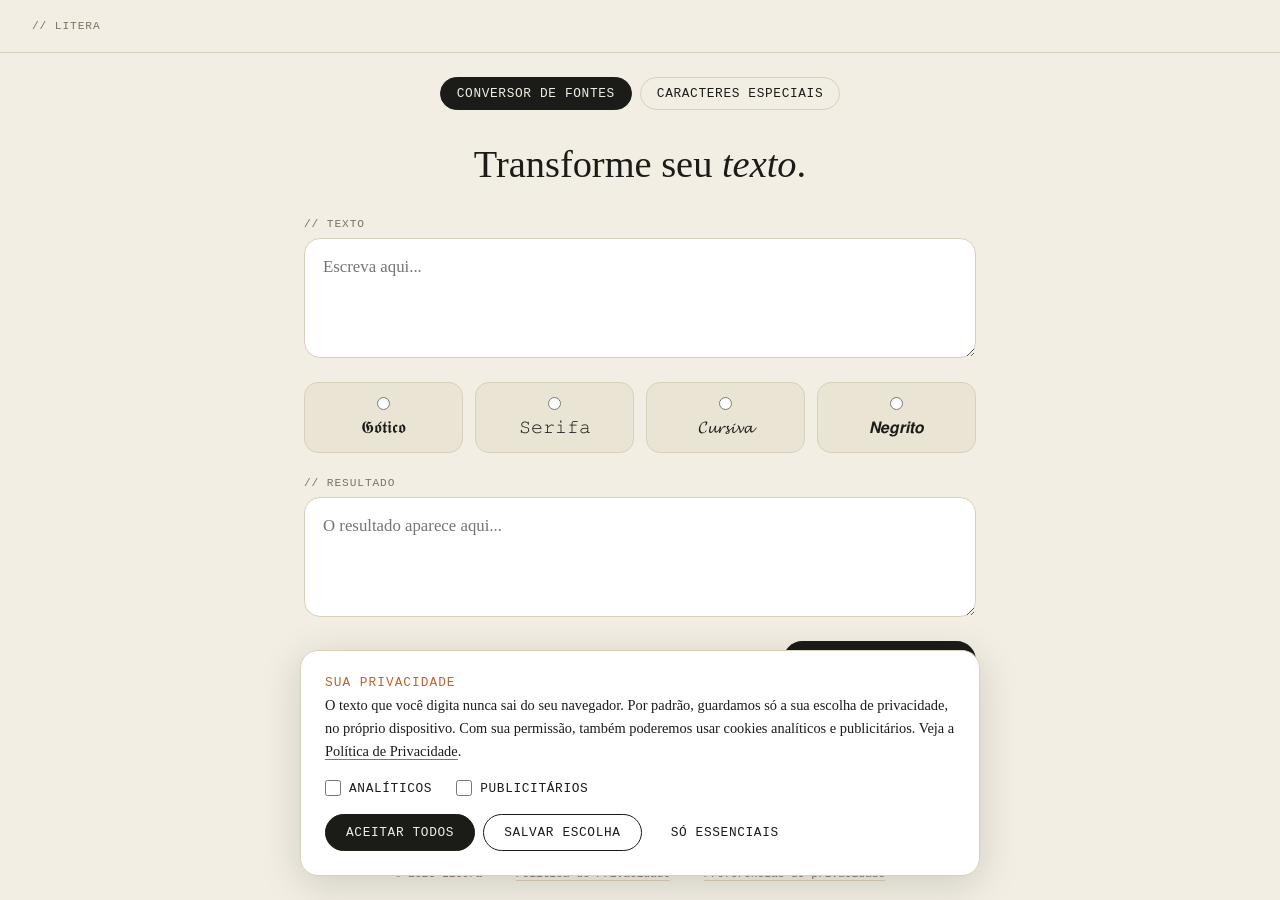
<file: index.html>
<!DOCTYPE html>
<html lang="pt-BR">
<head>
  <meta charset="UTF-8">
  <meta name="viewport" content="width=device-width, initial-scale=1.0">

  <!-- ── Segurança: só permite arquivos do próprio site ──
       Ao ativar Analytics/AdSense (lgpd.js), esta política precisa incluir os domínios do Google. -->
  <meta http-equiv="Content-Security-Policy" content="default-src 'none'; script-src 'self'; style-src 'self'; img-src 'self'; base-uri 'none'; form-action 'none'">

  <link rel="icon" href="litera-icon.png" type="image/png">
  <link rel="apple-touch-icon" href="litera-iphone.png">

  <!-- ── SEO básico ── -->
  <title>Litera</title>
  <meta name="description" content="Transforme seu texto em letras estilizadas Unicode (gótico, cursiva, negrito, itálico) e copie caracteres especiais: estrelas, setas, símbolos e mais. Grátis e sem cadastro.">
  <meta name="robots" content="index, follow">
  <!-- Ative quando o domínio próprio existir (antes disso, apontaria o Google para um endereço inexistente):
  <link rel="canonical" href="https://SEU-DOMINIO.com.br/">
  -->

  <!-- ── Open Graph (WhatsApp, Facebook, LinkedIn) ── -->
  <meta property="og:type"        content="website">
  <!-- <meta property="og:url"     content="https://SEU-DOMINIO.com.br/"> -->
  <meta property="og:title"       content="Litera">
  <meta property="og:description" content="Letras estilizadas Unicode e caracteres especiais para copiar e colar. Grátis e sem cadastro.">
  <meta property="og:locale"      content="pt_BR">

  <!-- ── Twitter Card ── -->
  <meta name="twitter:card"        content="summary">
  <meta name="twitter:title"       content="Litera">
  <meta name="twitter:description" content="Letras estilizadas Unicode e caracteres especiais para copiar e colar. Grátis e sem cadastro.">

  <link rel="stylesheet" href="style.css">
</head>
<body>

  <header class="topo">
    <span class="rotulo">// LITERA</span>
  </header>

  <nav class="abas">
    <button class="aba-btn ativa" data-aba="conversor">Conversor de Fontes</button>
    <button class="aba-btn" data-aba="caracteres">Caracteres Especiais</button>
  </nav>

  <main>
    <section id="conversor" class="painel ativo">
      <h1 class="titulo">Transforme seu <em>texto</em>.</h1>

      <div class="bloco">
        <span class="rotulo">// TEXTO</span>
        <textarea id="texto-entrada" class="caixa-texto" placeholder="Escreva aqui..." maxlength="300"></textarea>
      </div>

      <div class="cartoes-fontes" id="cartoes-fontes"></div>

      <div class="bloco">
        <span class="rotulo">// RESULTADO</span>
        <textarea id="texto-resultado" class="caixa-texto" placeholder="O resultado aparece aqui..." readonly></textarea>
      </div>

      <div class="rodape-resultado">
        <div id="opcoes-ativas" class="opcoes-ativas"></div>
        <button id="btn-copiar" class="botao-pill">Copiar resultado</button>
      </div>
    </section>

    <section id="caracteres" class="painel">
  <div id="sentinela-flutuante"></div>
  <div id="barra-selecao" class="barra-selecao">
    <input type="text" id="caixa-selecionados" class="caixa-selecionados"
           placeholder="Clique nos caracteres para adicionar aqui...">
    <button id="btn-copiar-caracteres" class="botao-pill oculto">Copiar</button>
  </div>
  <div id="categorias-caracteres"></div>
</section>
  </main>

  <div id="toast" class="toast" role="status" aria-live="polite"></div>

  <footer>
    <p>&copy; 2026 Litera &nbsp;·&nbsp; <a href="privacidade.html" class="link-rodape">Política de Privacidade</a> &nbsp;·&nbsp; <a href="#" id="lgpd-open" class="link-rodape">Preferências de privacidade</a></p>
  </footer>

  <script src="script.js"></script>
  <script src="lgpd.js"></script>
</body>
</html>
</file>
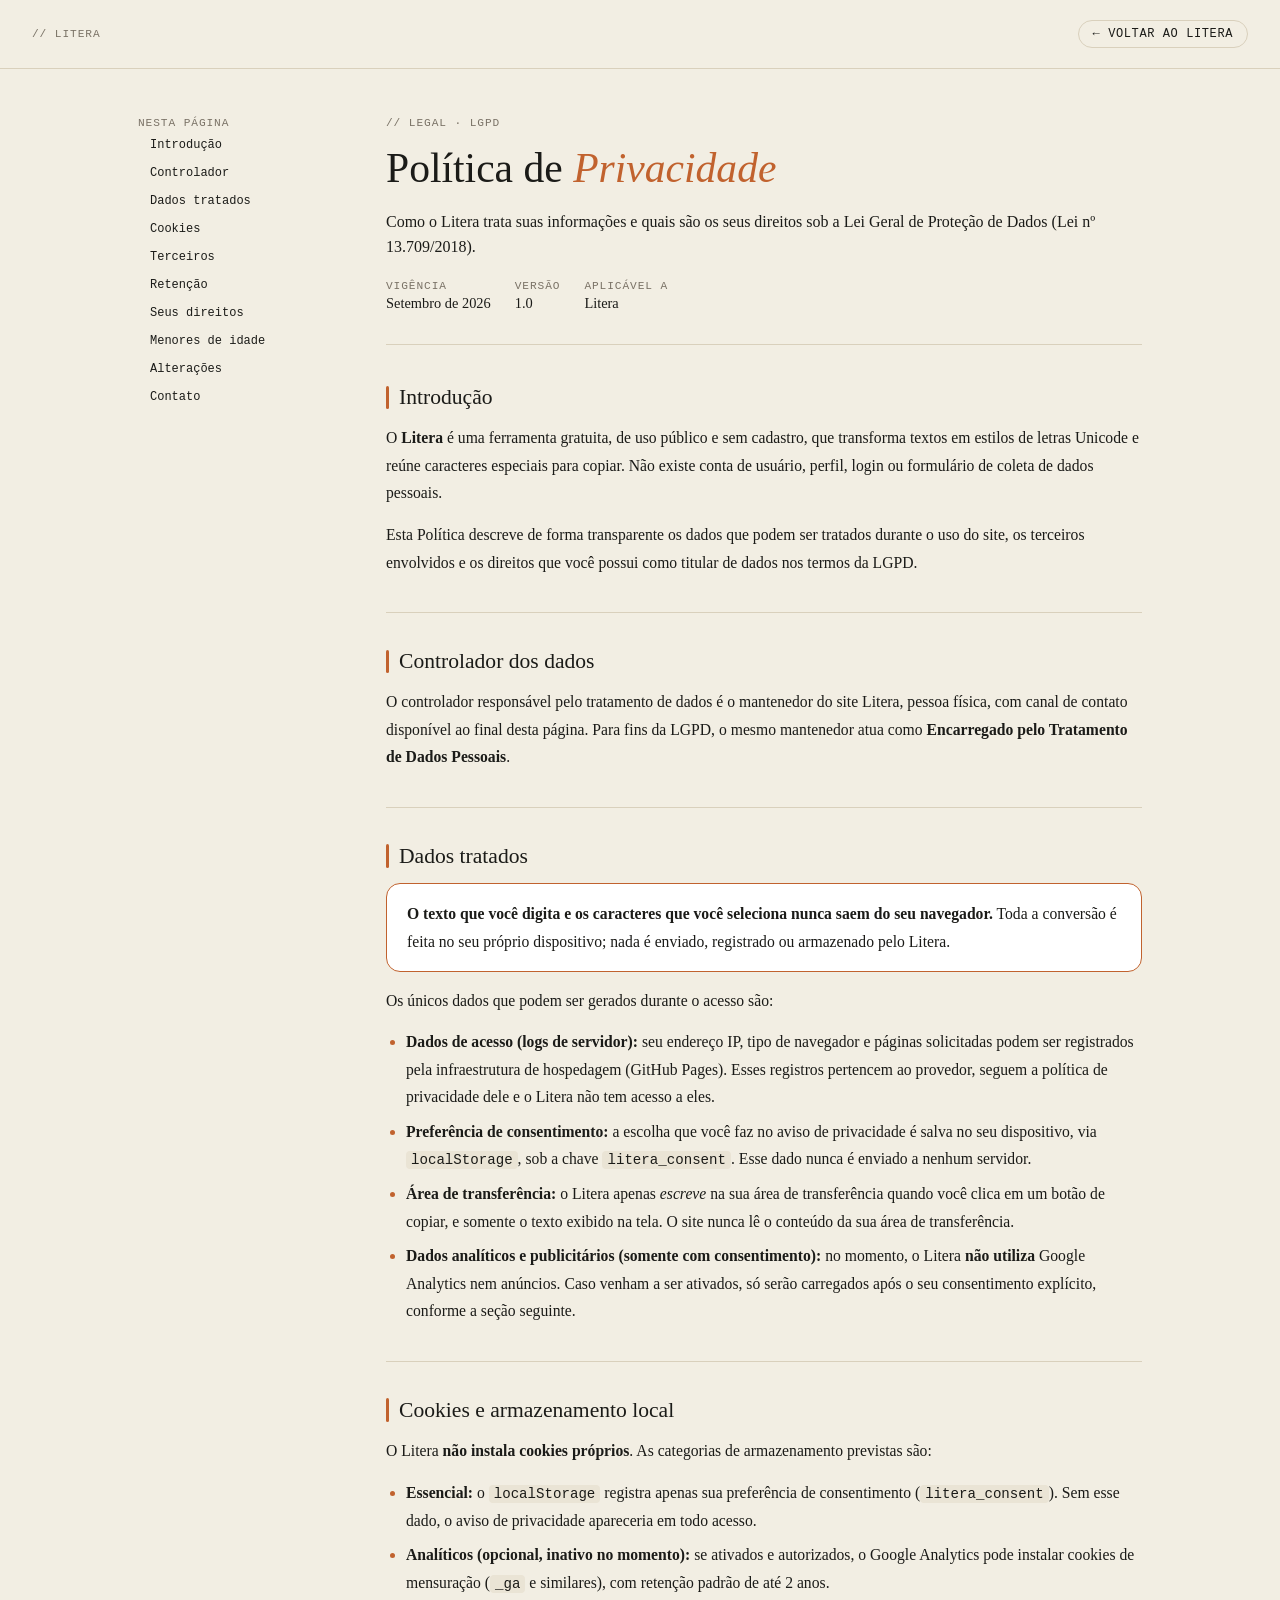
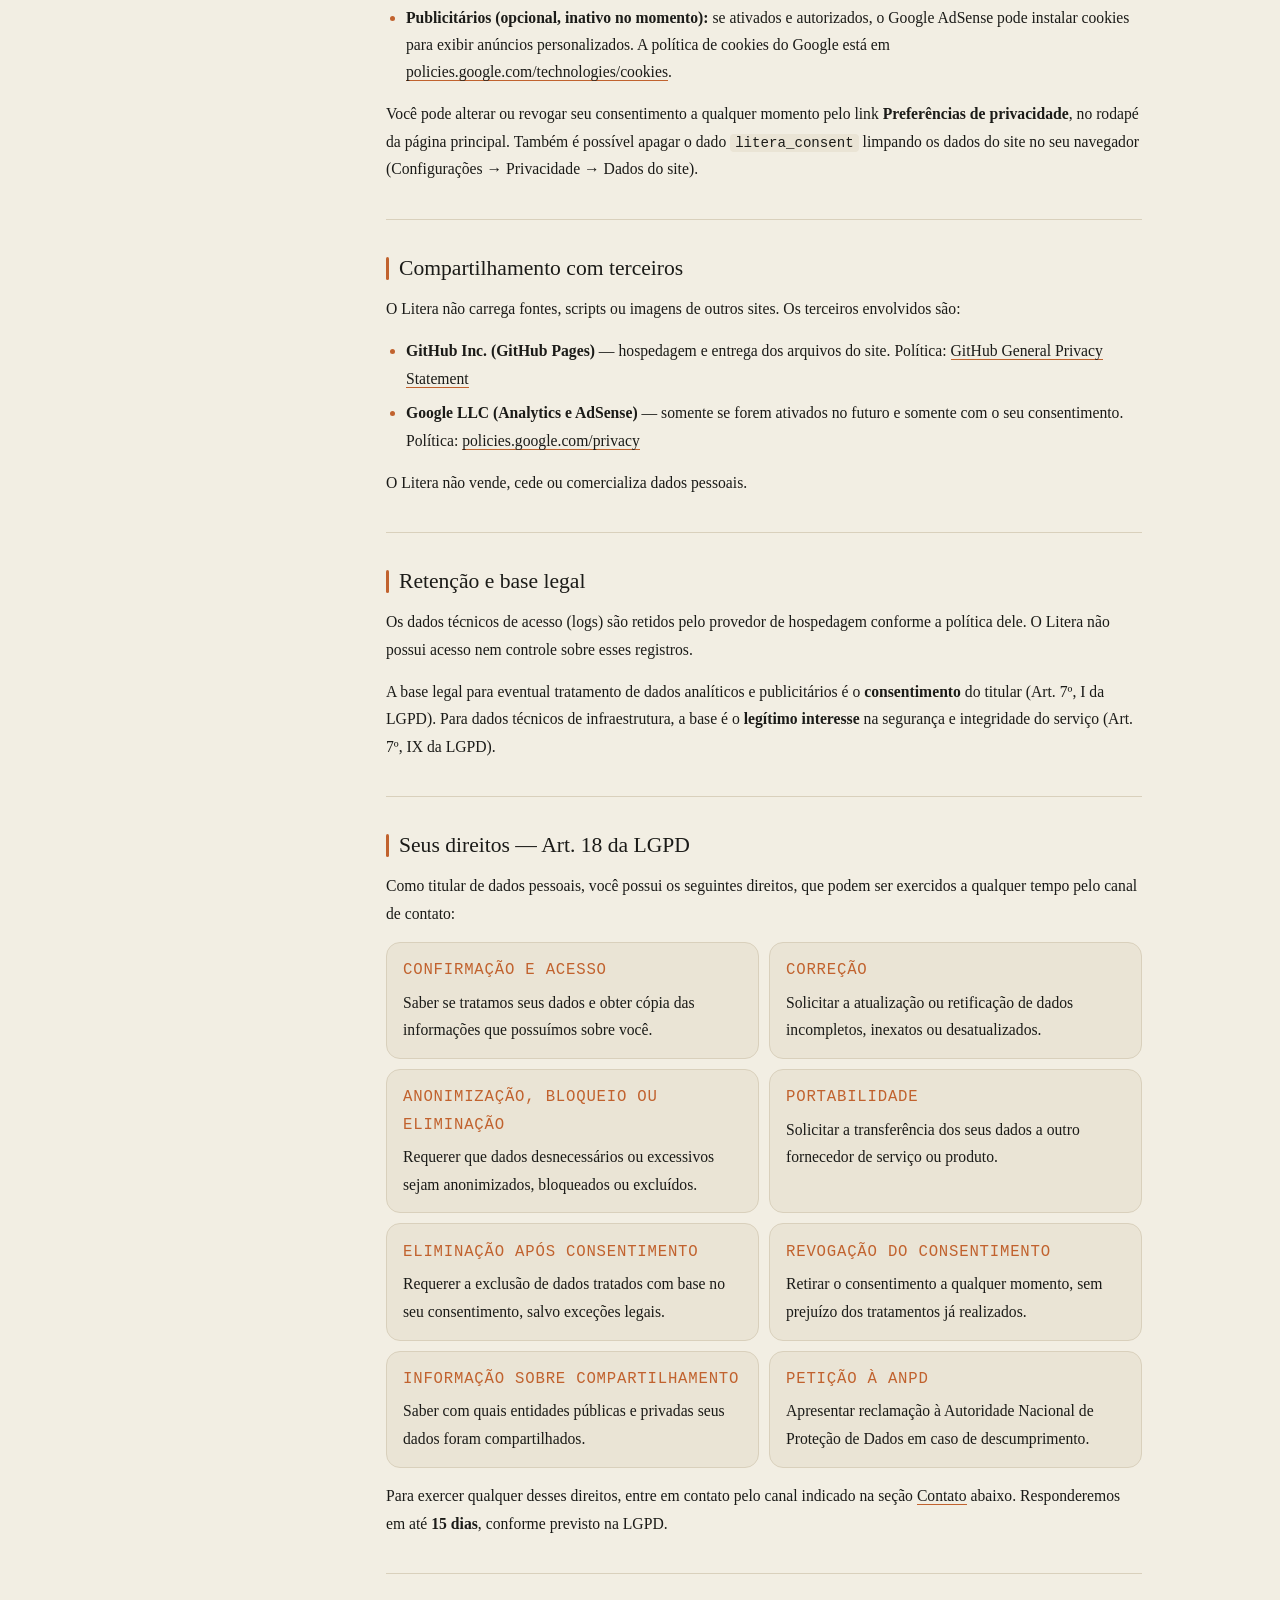
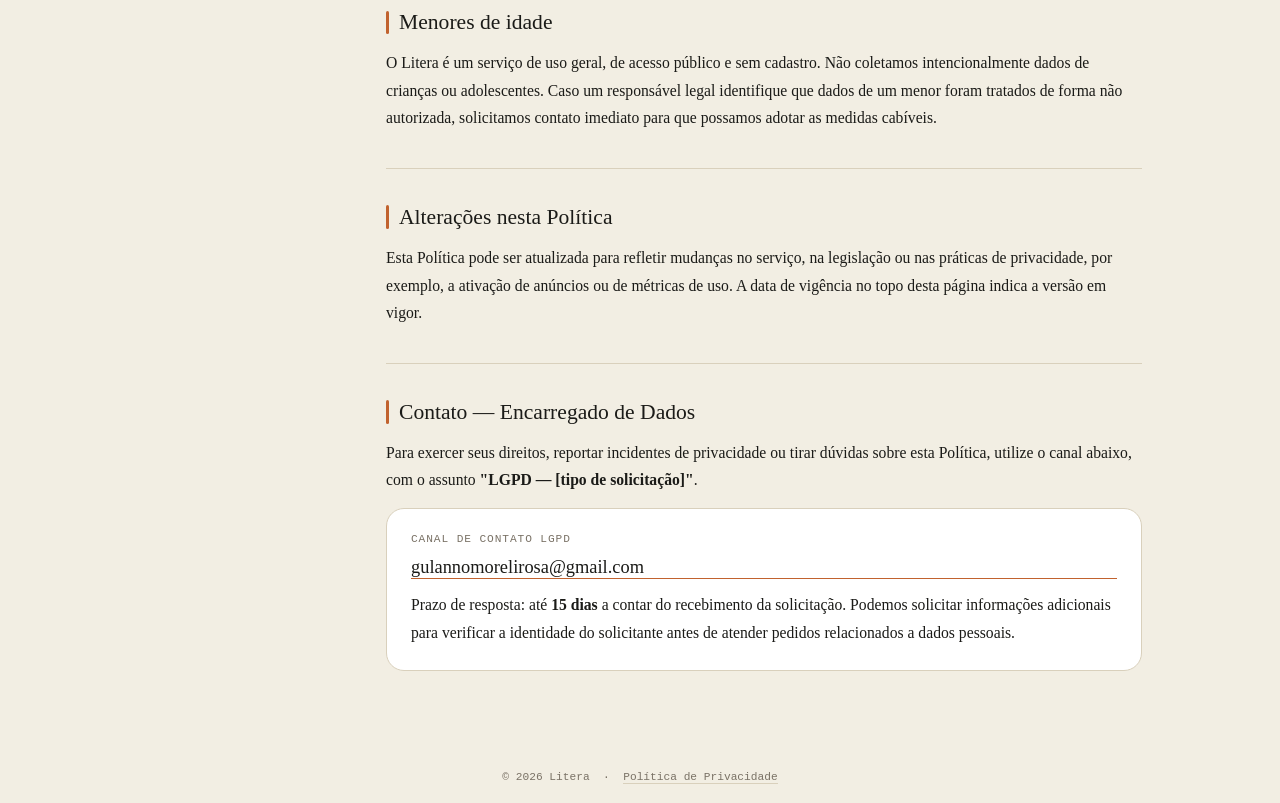
<file: privacidade.html>
<!DOCTYPE html>
<html lang="pt-BR">
<head>
  <meta charset="UTF-8">
  <meta name="viewport" content="width=device-width, initial-scale=1.0">
  <meta http-equiv="Content-Security-Policy" content="default-src 'none'; script-src 'self'; style-src 'self'; img-src 'self'; base-uri 'none'; form-action 'none'">
  <link rel="icon" href="litera-icon.png" type="image/png">
  <link rel="apple-touch-icon" href="litera-iphone.png">
  <title>Política de Privacidade — Litera</title>
  <meta name="description" content="Política de Privacidade do Litera. Saiba como tratamos seus dados e quais são seus direitos segundo a LGPD.">
  <meta name="robots" content="noindex, follow">
  <link rel="stylesheet" href="style.css">
</head>
<body>

  <header class="topo">
    <span class="rotulo">// LITERA</span>
    <a href="index.html" class="voltar">← Voltar ao Litera</a>
  </header>

  <div class="priv-layout">

    <!-- Índice (desktop) -->
    <nav class="priv-toc" aria-label="Nesta página">
      <span class="rotulo">Nesta página</span>
      <a href="#intro"       class="toc-link">Introdução</a>
      <a href="#controlador" class="toc-link">Controlador</a>
      <a href="#dados"       class="toc-link">Dados tratados</a>
      <a href="#cookies"     class="toc-link">Cookies</a>
      <a href="#terceiros"   class="toc-link">Terceiros</a>
      <a href="#retencao"    class="toc-link">Retenção</a>
      <a href="#direitos"    class="toc-link">Seus direitos</a>
      <a href="#menores"     class="toc-link">Menores de idade</a>
      <a href="#alteracoes"  class="toc-link">Alterações</a>
      <a href="#contato"     class="toc-link">Contato</a>
    </nav>

    <main class="priv-wrap">

      <!-- Hero -->
      <div class="priv-hero">
        <span class="rotulo">// legal · lgpd</span>
        <h1>Política de <em>Privacidade</em></h1>
        <p class="priv-sub">Como o Litera trata suas informações e quais são os seus direitos sob a Lei Geral de Proteção de Dados (Lei nº 13.709/2018).</p>
        <div class="priv-meta">
          <div class="priv-meta-item">
            <span class="priv-meta-label">Vigência</span>
            <span class="priv-meta-val">Setembro de 2026</span>
          </div>
          <div class="priv-meta-item">
            <span class="priv-meta-label">Versão</span>
            <span class="priv-meta-val">1.0</span>
          </div>
          <div class="priv-meta-item">
            <span class="priv-meta-label">Aplicável a</span>
            <span class="priv-meta-val">Litera</span>
          </div>
        </div>
      </div>

      <!-- Corpo -->
      <div class="priv-body">

        <section class="priv-section" id="intro">
          <h2>Introdução</h2>
          <p>
            O <strong>Litera</strong> é uma ferramenta gratuita, de uso público e sem cadastro, que transforma textos em estilos de letras Unicode e reúne caracteres especiais para copiar. Não existe conta de usuário, perfil, login ou formulário de coleta de dados pessoais.
          </p>
          <p>
            Esta Política descreve de forma transparente os dados que podem ser tratados durante o uso do site, os terceiros envolvidos e os direitos que você possui como titular de dados nos termos da LGPD.
          </p>
        </section>

        <div class="priv-divider"></div>

        <section class="priv-section" id="controlador">
          <h2>Controlador dos dados</h2>
          <p>
            O controlador responsável pelo tratamento de dados é o mantenedor do site Litera, pessoa física, com canal de contato disponível ao final desta página. Para fins da LGPD, o mesmo mantenedor atua como <strong>Encarregado pelo Tratamento de Dados Pessoais</strong>.
          </p>
        </section>

        <div class="priv-divider"></div>

        <section class="priv-section" id="dados">
          <h2>Dados tratados</h2>

          <div class="priv-highlight">
            <p><strong>O texto que você digita e os caracteres que você seleciona nunca saem do seu navegador.</strong> Toda a conversão é feita no seu próprio dispositivo; nada é enviado, registrado ou armazenado pelo Litera.</p>
          </div>

          <p>Os únicos dados que podem ser gerados durante o acesso são:</p>

          <ul>
            <li><strong>Dados de acesso (logs de servidor):</strong> seu endereço IP, tipo de navegador e páginas solicitadas podem ser registrados pela infraestrutura de hospedagem (GitHub Pages). Esses registros pertencem ao provedor, seguem a política de privacidade dele e o Litera não tem acesso a eles.</li>
            <li><strong>Preferência de consentimento:</strong> a escolha que você faz no aviso de privacidade é salva no seu dispositivo, via <code>localStorage</code>, sob a chave <code>litera_consent</code>. Esse dado nunca é enviado a nenhum servidor.</li>
            <li><strong>Área de transferência:</strong> o Litera apenas <em>escreve</em> na sua área de transferência quando você clica em um botão de copiar, e somente o texto exibido na tela. O site nunca lê o conteúdo da sua área de transferência.</li>
            <li><strong>Dados analíticos e publicitários (somente com consentimento):</strong> no momento, o Litera <strong>não utiliza</strong> Google Analytics nem anúncios. Caso venham a ser ativados, só serão carregados após o seu consentimento explícito, conforme a seção seguinte.</li>
          </ul>
        </section>

        <div class="priv-divider"></div>

        <section class="priv-section" id="cookies">
          <h2>Cookies e armazenamento local</h2>

          <p>O Litera <strong>não instala cookies próprios</strong>. As categorias de armazenamento previstas são:</p>

          <ul>
            <li>
              <strong>Essencial:</strong> o <code>localStorage</code> registra apenas sua preferência de consentimento (<code>litera_consent</code>). Sem esse dado, o aviso de privacidade apareceria em todo acesso.
            </li>
            <li>
              <strong>Analíticos (opcional, inativo no momento):</strong> se ativados e autorizados, o Google Analytics pode instalar cookies de mensuração (<code>_ga</code> e similares), com retenção padrão de até 2 anos.
            </li>
            <li>
              <strong>Publicitários (opcional, inativo no momento):</strong> se ativados e autorizados, o Google AdSense pode instalar cookies para exibir anúncios personalizados. A política de cookies do Google está em <a href="https://policies.google.com/technologies/cookies" target="_blank" rel="noopener noreferrer">policies.google.com/technologies/cookies</a>.
            </li>
          </ul>

          <p>
            Você pode alterar ou revogar seu consentimento a qualquer momento pelo link <strong>Preferências de privacidade</strong>, no rodapé da página principal. Também é possível apagar o dado <code>litera_consent</code> limpando os dados do site no seu navegador (Configurações → Privacidade → Dados do site).
          </p>
        </section>

        <div class="priv-divider"></div>

        <section class="priv-section" id="terceiros">
          <h2>Compartilhamento com terceiros</h2>
          <p>O Litera não carrega fontes, scripts ou imagens de outros sites. Os terceiros envolvidos são:</p>
          <ul>
            <li><strong>GitHub Inc. (GitHub Pages)</strong> — hospedagem e entrega dos arquivos do site. Política: <a href="https://docs.github.com/pt/site-policy/privacy-policies/github-general-privacy-statement" target="_blank" rel="noopener noreferrer">GitHub General Privacy Statement</a></li>
            <li><strong>Google LLC (Analytics e AdSense)</strong> — somente se forem ativados no futuro e somente com o seu consentimento. Política: <a href="https://policies.google.com/privacy" target="_blank" rel="noopener noreferrer">policies.google.com/privacy</a></li>
          </ul>
          <p>
            O Litera não vende, cede ou comercializa dados pessoais.
          </p>
        </section>

        <div class="priv-divider"></div>

        <section class="priv-section" id="retencao">
          <h2>Retenção e base legal</h2>
          <p>
            Os dados técnicos de acesso (logs) são retidos pelo provedor de hospedagem conforme a política dele. O Litera não possui acesso nem controle sobre esses registros.
          </p>
          <p>
            A base legal para eventual tratamento de dados analíticos e publicitários é o <strong>consentimento</strong> do titular (Art. 7º, I da LGPD). Para dados técnicos de infraestrutura, a base é o <strong>legítimo interesse</strong> na segurança e integridade do serviço (Art. 7º, IX da LGPD).
          </p>
        </section>

        <div class="priv-divider"></div>

        <section class="priv-section" id="direitos">
          <h2>Seus direitos — Art. 18 da LGPD</h2>
          <p>Como titular de dados pessoais, você possui os seguintes direitos, que podem ser exercidos a qualquer tempo pelo canal de contato:</p>

          <div class="rights-grid">
            <div class="right-card">
              <p class="right-card-title">Confirmação e acesso</p>
              <p class="right-card-desc">Saber se tratamos seus dados e obter cópia das informações que possuímos sobre você.</p>
            </div>
            <div class="right-card">
              <p class="right-card-title">Correção</p>
              <p class="right-card-desc">Solicitar a atualização ou retificação de dados incompletos, inexatos ou desatualizados.</p>
            </div>
            <div class="right-card">
              <p class="right-card-title">Anonimização, bloqueio ou eliminação</p>
              <p class="right-card-desc">Requerer que dados desnecessários ou excessivos sejam anonimizados, bloqueados ou excluídos.</p>
            </div>
            <div class="right-card">
              <p class="right-card-title">Portabilidade</p>
              <p class="right-card-desc">Solicitar a transferência dos seus dados a outro fornecedor de serviço ou produto.</p>
            </div>
            <div class="right-card">
              <p class="right-card-title">Eliminação após consentimento</p>
              <p class="right-card-desc">Requerer a exclusão de dados tratados com base no seu consentimento, salvo exceções legais.</p>
            </div>
            <div class="right-card">
              <p class="right-card-title">Revogação do consentimento</p>
              <p class="right-card-desc">Retirar o consentimento a qualquer momento, sem prejuízo dos tratamentos já realizados.</p>
            </div>
            <div class="right-card">
              <p class="right-card-title">Informação sobre compartilhamento</p>
              <p class="right-card-desc">Saber com quais entidades públicas e privadas seus dados foram compartilhados.</p>
            </div>
            <div class="right-card">
              <p class="right-card-title">Petição à ANPD</p>
              <p class="right-card-desc">Apresentar reclamação à Autoridade Nacional de Proteção de Dados em caso de descumprimento.</p>
            </div>
          </div>

          <p>
            Para exercer qualquer desses direitos, entre em contato pelo canal indicado na seção <a href="#contato">Contato</a> abaixo. Responderemos em até <strong>15 dias</strong>, conforme previsto na LGPD.
          </p>
        </section>

        <div class="priv-divider"></div>

        <section class="priv-section" id="menores">
          <h2>Menores de idade</h2>
          <p>
            O Litera é um serviço de uso geral, de acesso público e sem cadastro. Não coletamos intencionalmente dados de crianças ou adolescentes. Caso um responsável legal identifique que dados de um menor foram tratados de forma não autorizada, solicitamos contato imediato para que possamos adotar as medidas cabíveis.
          </p>
        </section>

        <div class="priv-divider"></div>

        <section class="priv-section" id="alteracoes">
          <h2>Alterações nesta Política</h2>
          <p>
            Esta Política pode ser atualizada para refletir mudanças no serviço, na legislação ou nas práticas de privacidade, por exemplo, a ativação de anúncios ou de métricas de uso. A data de vigência no topo desta página indica a versão em vigor.
          </p>
        </section>

        <div class="priv-divider"></div>

        <section class="priv-section" id="contato">
          <h2>Contato — Encarregado de Dados</h2>
          <p>
            Para exercer seus direitos, reportar incidentes de privacidade ou tirar dúvidas sobre esta Política, utilize o canal abaixo, com o assunto <strong>"LGPD — [tipo de solicitação]"</strong>.
          </p>

          <div class="contact-card">
            <span class="priv-meta-label">Canal de contato LGPD</span>
            <a href="mailto:gulannomorelirosa@gmail.com" class="contact-card-email">gulannomorelirosa@gmail.com</a>
            <p class="contact-card-note">
              Prazo de resposta: até <strong>15 dias</strong> a contar do recebimento da solicitação. Podemos solicitar informações adicionais para verificar a identidade do solicitante antes de atender pedidos relacionados a dados pessoais.
            </p>
          </div>
        </section>

      </div><!-- /priv-body -->

    </main><!-- /priv-wrap -->

  </div><!-- /priv-layout -->

  <footer>
    <p>&copy; 2026 Litera &nbsp;·&nbsp; <a href="privacidade.html" class="link-rodape">Política de Privacidade</a></p>
  </footer>

</body>
</html>
</file>
<file: style.css>
:root {
  --bg: #F2EEE3;
  --bg-cartao: #EAE4D5;
  --texto: #1B1B18;
  --texto-suave: #7A7266;
  --borda: #D9D0BC;
  --acento: #C1622E;
  --branco: #FFFFFF;
}

* { margin: 0; padding: 0; box-sizing: border-box; }

body {
  background: var(--bg);
  color: var(--texto);
  font-family: Georgia, 'Times New Roman', serif;
  min-height: 100vh;
  display: flex;
  flex-direction: column;
}

.topo {
  display: flex;
  justify-content: space-between;
  align-items: center;
  padding: 20px 32px;
  border-bottom: 1px solid var(--borda);
}

.rotulo {
  font-family: 'Courier New', monospace;
  font-size: 0.7rem;
  letter-spacing: 0.08em;
  text-transform: uppercase;
  color: var(--texto-suave);
}

.abas {
  display: flex;
  justify-content: center;
  gap: 8px;
  padding: 24px 20px 0;
  flex-wrap: wrap;
}

.aba-btn {
  background: transparent;
  border: 1px solid var(--borda);
  color: var(--texto);
  font-family: 'Courier New', monospace;
  font-size: 0.8rem;
  text-transform: uppercase;
  letter-spacing: 0.05em;
  padding: 8px 16px;
  border-radius: 999px;
  cursor: pointer;
  transition: all 0.2s ease;
}

.aba-btn.ativa{
  background: var(--texto);
  color: var(--bg);
  border-color: var(--texto);
}

.aba-btn:hover { 
  background: var(--acento); 
  color: var(--bg);
  border-color: var(--acento);
}

.aba-btn.ativa:hover {
  background: var(--texto);
  color: var(--bg);
  border-color: var(--texto);
}

main {
  flex: 1;
  max-width: 720px;
  margin: 0 auto;
  width: 100%;
  padding: 32px 24px 60px;
}

.painel { display: none; }
.painel.ativo { display: block; }

.titulo {
  text-align: center;
  font-size: 2.4rem;
  font-weight: 400;
  margin-bottom: 32px;
}
.titulo em { font-style: italic; }

.bloco { margin-bottom: 20px; }
.bloco .rotulo { display: block; margin-bottom: 8px; }

.caixa-texto {
  width: 100%;
  min-height: 120px;
  resize: vertical;
  padding: 18px;
  font-size: 1.05rem;
  font-family: Georgia, serif;
  background: var(--branco);
  border: 1px solid var(--borda);
  border-radius: 16px;
  color: var(--texto);
}
.caixa-texto:focus { outline: none; border-color: var(--texto); }

.cartoes-fontes {
  display: grid;
  grid-template-columns: repeat(auto-fit, minmax(130px, 1fr));
  gap: 12px;
  margin-bottom: 24px;
}

.cartao-fonte {
  border: 1px solid var(--borda);
  border-radius: 14px;
  padding: 14px 10px;
  text-align: center;
  background: var(--bg-cartao);
  cursor: pointer;
  display: flex;
  flex-direction: column;
  align-items: center;
  gap: 8px;
}
.cartao-fonte.selecionado { border-color: var(--texto); background: var(--branco); }
.cartao-fonte .amostra { font-size: 1.05rem; }
.cartao-fonte input[type="checkbox"] { accent-color: var(--texto); width: 16px; height: 16px; }

.rodape-resultado {
  display: flex;
  align-items: flex-start;
  justify-content: space-between;
  gap: 16px;
  flex-wrap: wrap;
}

.opcoes-ativas {
  display: flex;
  flex-wrap: wrap;
  gap: 14px;
  flex: 1;
}

.grupo-opcao {
  display: flex;
  align-items: center;
  gap: 6px;
  font-family: 'Courier New', monospace;
  font-size: 0.75rem;
  text-transform: uppercase;
}

.grupo-opcao select,
.grupo-opcao button.opcao-variante {
  border: 1px solid var(--borda);
  background: var(--branco);
  border-radius: 999px;
  padding: 4px 10px;
  cursor: pointer;
  font-family: inherit;
  font-size: inherit;
}
.grupo-opcao button.opcao-variante.ativa {
  background: var(--texto);
  color: var(--bg);
  border-color: var(--texto);
}

.botao-pill {
  background: var(--texto);
  color: var(--bg);
  border: none;
  padding: 12px 26px;
  border-radius: 999px;
  font-family: 'Courier New', monospace;
  font-size: 0.85rem;
  text-transform: uppercase;
  letter-spacing: 0.05em;
  cursor: pointer;
  white-space: nowrap;
}
.botao-pill:hover { background: var(--acento); }

#categorias-caracteres .categoria h3 {
  font-family: 'Courier New', monospace;
  text-transform: uppercase;
  font-size: 0.8rem;
  letter-spacing: 0.05em;
  color: var(--texto-suave);
  margin: 24px 0 10px;
}
.grade-simbolos {
  display: grid;
  grid-template-columns: repeat(auto-fill, minmax(48px, 1fr));
  gap: 8px;
}
.simbolo-btn {
  background: var(--branco);
  border: 1px solid var(--borda);
  border-radius: 10px;
  font-size: 1.3rem;
  padding: 10px;
  cursor: pointer;
}
.simbolo-btn:hover { border-color: var(--texto); }

.toast {
  position: fixed;
  bottom: 24px;
  left: 50%;
  transform: translateX(-50%) translateY(20px);
  background: var(--texto);
  color: var(--bg);
  padding: 10px 20px;
  border-radius: 999px;
  opacity: 0;
  pointer-events: none;
  transition: all 0.25s ease;
  font-family: 'Courier New', monospace;
  font-size: 0.8rem;
}
.toast.mostrar { opacity: 1; transform: translateX(-50%) translateY(0); }

footer {
  text-align: center;
  padding: 20px;
  font-family: 'Courier New', monospace;
  font-size: 0.7rem;
  color: var(--texto-suave);
}

/* Checkbox único (Gótica / Serifa / Cursiva) */
.opcao-checkbox {
  display: flex;
  align-items: center;
  gap: 8px;
  cursor: pointer;
  font-size: 1.1rem;
}
.opcao-checkbox input[type="checkbox"] {
  accent-color: var(--texto);
  width: 16px;
  height: 16px;
}

/* Mini-cartões (Negrito) — reaproveita .cartao-fonte, só reduz o tamanho */
.cartoes-fontes.mini {
  display: grid;
  grid-template-columns: repeat(6, 1fr);
  gap: 8px;
}
.cartoes-fontes.mini .cartao-fonte {
  padding: 6px 10px;
  flex-direction: row;
  gap: 6px;
}
.cartoes-fontes.mini .amostra {
  font-size: 1.3rem;
}
@media (max-width: 640px) {
  .cartoes-fontes.mini { grid-template-columns: repeat(3, 1fr); }
}

.barra-selecao {
  position: sticky;
  top: 0;
  z-index: 10;
  display: flex;
  gap: 10px;
  align-items: center;
  background: var(--bg);
  padding: 12px 4px;
  margin-bottom: 12px;
  transition: box-shadow 0.25s ease, padding 0.25s ease, border-radius 0.25s ease;
}

.barra-selecao.grudado {
  box-shadow: 0 8px 20px rgba(0, 0, 0, 0.1);
  padding: 12px 20px;
  border-radius: 0 0 18px 18px;
}

.caixa-selecionados {
  flex: 1;
  padding: 12px 18px;
  border: 1px solid var(--borda);
  border-radius: 999px;
  background: var(--branco);
  font-size: 1.1rem;
  color: var(--texto);
}
.caixa-selecionados:focus { outline: none; }

.botao-pill.oculto {
  display: none;
}
/* Toast de erro (cópia falhou ou nada para copiar) */
.toast.erro { background: var(--acento); color: var(--branco); }

/* Links do rodapé */
.link-rodape {
  color: var(--texto-suave);
  text-decoration: none;
  border-bottom: 1px solid var(--borda);
}
.link-rodape:hover { color: var(--texto); border-bottom-color: var(--texto); }

/* ─── LGPD Banner ──────────────────────────────────────────────────────────── */
#lgpd-banner {
  position: fixed;
  bottom: 1.5rem;
  left: 50%;
  transform: translateX(-50%);
  z-index: 9999;
  width: min(92vw, 680px);
  background: var(--branco);
  border: 1px solid var(--borda);
  border-radius: 18px;
  padding: 1.5rem;
  box-shadow: 0 8px 40px rgba(0, 0, 0, 0.15);
  transition: opacity 0.35s ease, transform 0.35s ease;
}
#lgpd-banner.lgpd-hide {
  opacity: 0;
  transform: translateX(-50%) translateY(12px);
  pointer-events: none;
}
.lgpd-inner { display: flex; flex-direction: column; gap: 1.1rem; }
.lgpd-title {
  font-family: 'Courier New', monospace;
  font-size: 0.8rem;
  color: var(--acento);
  text-transform: uppercase;
  letter-spacing: 0.08em;
  margin-bottom: 4px;
}
.lgpd-desc { font-size: 0.9rem; color: var(--texto); line-height: 1.6; }
.lgpd-link { color: var(--texto); text-decoration: none; border-bottom: 1px solid var(--acento); }
.lgpd-link:hover { color: var(--acento); }
.lgpd-toggles { display: flex; gap: 1.5rem; flex-wrap: wrap; }
.lgpd-toggle { display: flex; align-items: center; gap: 8px; cursor: pointer; }
.lgpd-toggle input[type="checkbox"] { accent-color: var(--texto); width: 16px; height: 16px; }
.lgpd-toggle-label {
  font-family: 'Courier New', monospace;
  font-size: 0.8rem;
  text-transform: uppercase;
  letter-spacing: 0.05em;
}
.lgpd-actions { display: flex; gap: 8px; flex-wrap: wrap; }
.lgpd-btn {
  padding: 10px 20px;
  border-radius: 999px;
  font-family: 'Courier New', monospace;
  font-size: 0.8rem;
  text-transform: uppercase;
  letter-spacing: 0.05em;
  cursor: pointer;
  border: 1px solid var(--texto);
  background: transparent;
  color: var(--texto);
}
.lgpd-btn-accept-all { background: var(--texto); color: var(--bg); }
.lgpd-btn:hover { background: var(--acento); border-color: var(--acento); color: var(--branco); }
.lgpd-btn-reject { border-color: transparent; }

@media (max-width: 600px) {
  #lgpd-banner {
    bottom: 0; left: 0; right: 0;
    transform: none;
    width: 100%;
    border-radius: 18px 18px 0 0;
  }
  #lgpd-banner.lgpd-hide { transform: translateY(12px); }
  .lgpd-actions { flex-direction: column; }
  .lgpd-btn { width: 100%; text-align: center; }
}

/* ─── Página de Privacidade ────────────────────────────────────────────────── */
.voltar {
  font-family: 'Courier New', monospace;
  font-size: 0.75rem;
  text-transform: uppercase;
  letter-spacing: 0.05em;
  color: var(--texto);
  text-decoration: none;
  border: 1px solid var(--borda);
  border-radius: 999px;
  padding: 6px 14px;
}
.voltar:hover { background: var(--acento); border-color: var(--acento); color: var(--branco); }

.priv-layout { flex: 1; width: 100%; }
.priv-toc { display: none; }
.priv-wrap { max-width: 760px; margin: 0 auto; padding: 3rem 24px 5rem; }

.priv-hero { margin-bottom: 2.5rem; border-bottom: 1px solid var(--borda); padding-bottom: 2rem; }
.priv-hero .rotulo { display: block; margin-bottom: 1rem; }
.priv-hero h1 { font-size: clamp(2rem, 6vw, 2.6rem); font-weight: 400; line-height: 1.15; margin-bottom: 1rem; }
.priv-hero h1 em { color: var(--acento); }
.priv-sub { line-height: 1.6; }
.priv-meta { display: flex; gap: 1.5rem; flex-wrap: wrap; margin-top: 1.25rem; }
.priv-meta-item { display: flex; flex-direction: column; gap: 3px; }
.priv-meta-label {
  font-family: 'Courier New', monospace;
  font-size: 0.7rem;
  text-transform: uppercase;
  letter-spacing: 0.08em;
  color: var(--texto-suave);
}
.priv-meta-val { font-size: 0.9rem; }

.priv-body { display: flex; flex-direction: column; gap: 2.25rem; }
.priv-section { display: flex; flex-direction: column; gap: 0.9rem; scroll-margin-top: 1rem; }
.priv-section h2 { font-size: 1.35rem; font-weight: 400; display: flex; align-items: center; gap: 10px; }
.priv-section h2::before {
  content: '';
  width: 3px;
  height: 1.1em;
  background: var(--acento);
  border-radius: 2px;
  flex-shrink: 0;
}
.priv-section p, .priv-section li { font-size: 0.98rem; line-height: 1.75; }
.priv-section ul { padding-left: 1.25rem; display: flex; flex-direction: column; gap: 0.45rem; }
.priv-section li::marker { color: var(--acento); }
.priv-section a { color: var(--texto); text-decoration: none; border-bottom: 1px solid var(--acento); }
.priv-section a:hover { color: var(--acento); }
.priv-section code { font-family: 'Courier New', monospace; font-size: 0.9em; background: var(--bg-cartao); padding: 1px 5px; border-radius: 4px; }

.priv-highlight { background: var(--branco); border: 1px solid var(--acento); border-radius: 14px; padding: 1rem 1.25rem; }
.priv-divider { height: 1px; background: var(--borda); }

.rights-grid { display: grid; grid-template-columns: 1fr 1fr; gap: 10px; }
.right-card { background: var(--bg-cartao); border: 1px solid var(--borda); border-radius: 14px; padding: 0.9rem 1rem; }
.right-card-title {
  font-family: 'Courier New', monospace;
  font-size: 0.75rem;
  text-transform: uppercase;
  letter-spacing: 0.05em;
  color: var(--acento);
  margin-bottom: 4px;
}
.right-card-desc { font-size: 0.88rem; line-height: 1.55; }

.contact-card {
  background: var(--branco);
  border: 1px solid var(--borda);
  border-radius: 18px;
  padding: 1.5rem;
  display: flex;
  flex-direction: column;
  gap: 0.75rem;
}
.contact-card-email { font-size: 1.15rem; overflow-wrap: anywhere; }
.contact-card-note { font-size: 0.88rem; line-height: 1.6; }

@media (min-width: 1080px) {
  .priv-layout {
    display: grid;
    grid-template-columns: 200px 1fr;
    gap: 3rem;
    align-items: start;
    max-width: 1100px;
    margin: 0 auto;
    padding: 3rem 3rem 5rem;
  }
  .priv-wrap { max-width: unset; margin: 0; padding: 0; min-width: 0; }
  .priv-toc { position: sticky; top: 2rem; display: flex; flex-direction: column; gap: 4px; }
  .toc-link {
    font-family: 'Courier New', monospace;
    font-size: 0.75rem;
    color: var(--texto);
    text-decoration: none;
    padding: 5px 10px;
    border-left: 2px solid transparent;
  }
  .toc-link:hover { border-left-color: var(--acento); color: var(--acento); }
}
@media (max-width: 600px) {
  .rights-grid { grid-template-columns: 1fr; }
}
</file>
